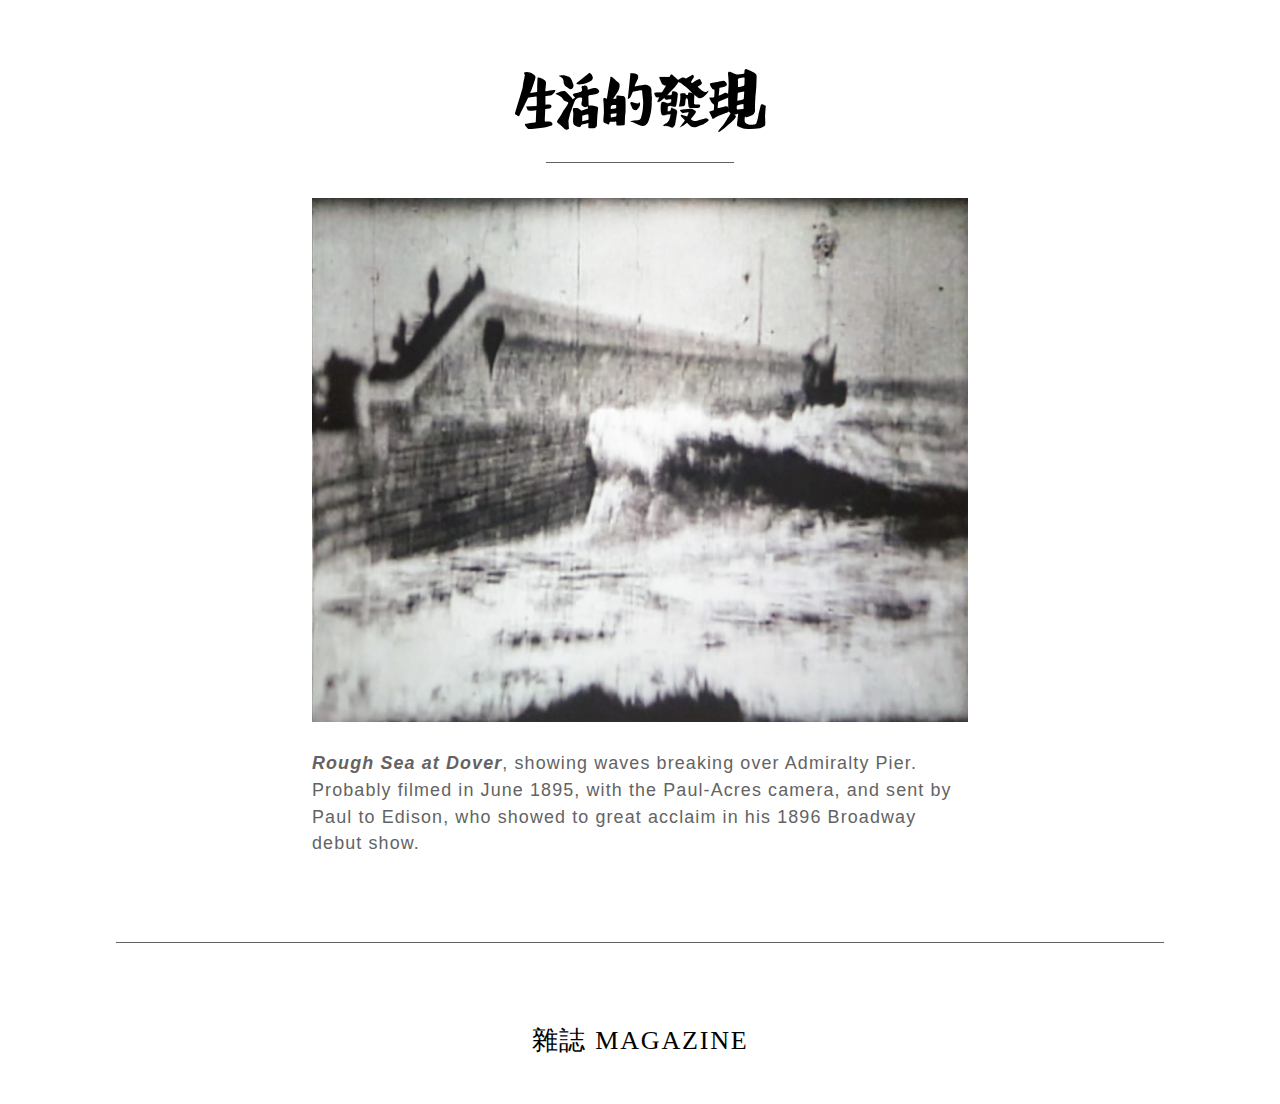
<file: index.html>
<!DOCTYPE html>
<html lang="en">
  <head>
    <meta charset="UTF-8" />
    <meta http-equiv="X-UA-Compatible" content="IE=edge" />
    <meta name="viewport" content="width=device-width, initial-scale=1.0" />
    <link rel="stylesheet" href="./css/index2.css" />
    <title>Re：從零開始的生活的發現</title>
  </head>
  <body>
    <div class="page-container">
      <div class="logo-head-container">
        <div class="logo-head">
          <img src="./image/logo.svg" alt="生活的發現logo" />
          <div class="logo-underline"></div>
        </div>
      </div>
      <div class="main-story">
        <div class="main-story-content">
          <img
            class="main-story-image"
            src="./image/main01.png"
            alt="Rough Sea at Dover"
          />
          <div class="main-story-text">
            <span class="main-story-artwork-title">Rough Sea at Dover</span>,
            showing waves breaking over Admiralty Pier. Probably filmed in June
            1895, with the Paul-Acres camera, and sent by Paul to Edison, who
            showed to great acclaim in his 1896 Broadway debut show.
          </div>
        </div>
      </div>
      <div class="block-separater-line"></div>
      <div class="page-section">
        <div class="page-section-title">雜誌 MAGAZINE</div>
      </div>
    </div>
  </body>
</html>
</file>
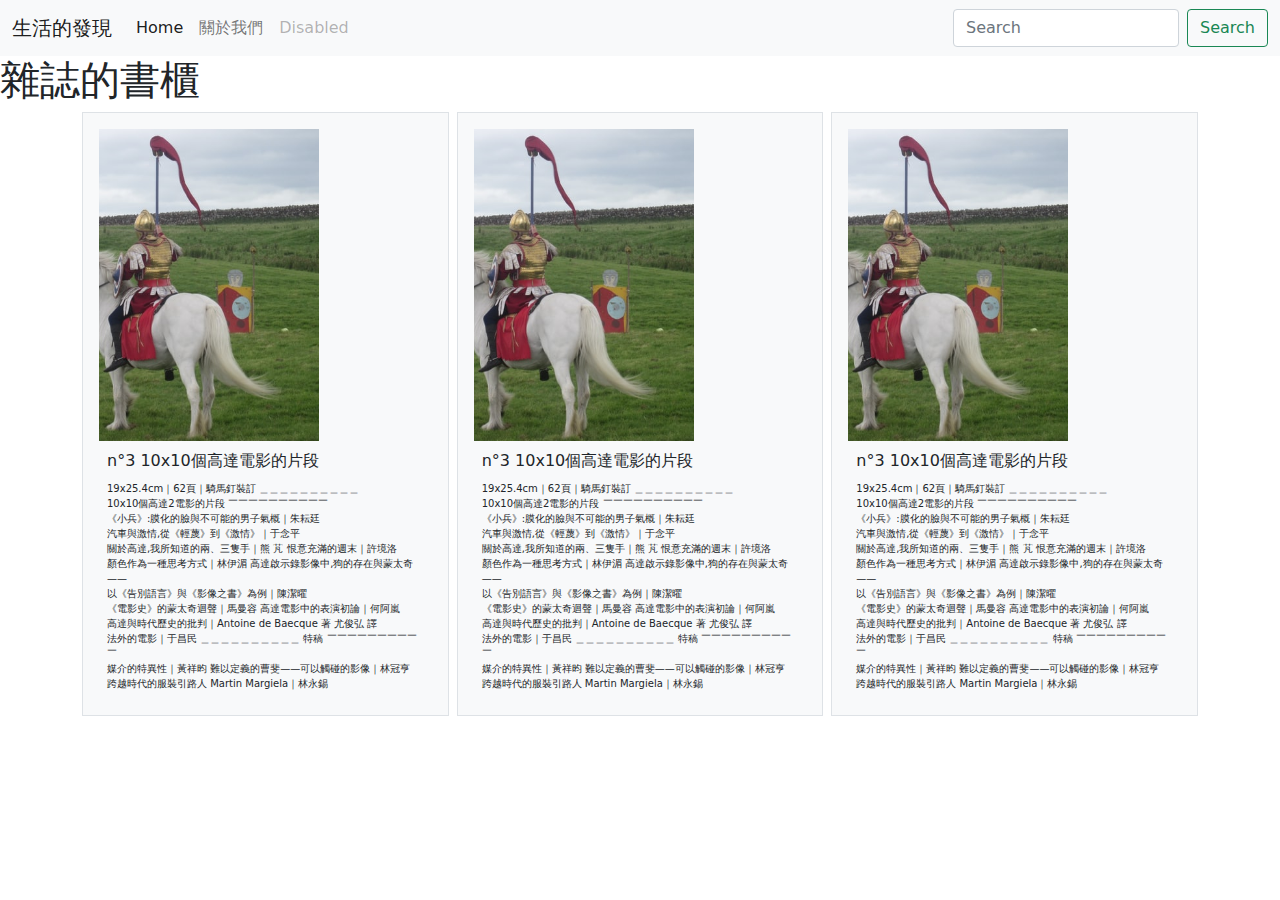
<file: index_.html>
<!DOCTYPE html>
<html lang="en">
  <head>
    <meta charset="UTF-8" />
    <meta http-equiv="X-UA-Compatible" content="IE=edge" />
    <meta name="viewport" content="width=device-width, initial-scale=1.0" />
    <link rel="stylesheet" href="./css/bootstrap.css" />
    <link rel="stylesheet" href="./css/index.css" />
    <title>Re：從零開始的生活的發現</title>
  </head>
  <body>
    <nav class="navbar navbar-expand-lg navbar-light bg-light">
      <div class="container-fluid">
        <a class="navbar-brand" href="#">生活的發現</a>
        <button
          class="navbar-toggler"
          type="button"
          data-bs-toggle="collapse"
          data-bs-target="#navbarSupportedContent"
          aria-controls="navbarSupportedContent"
          aria-expanded="false"
          aria-label="Toggle navigation"
        >
          <span class="navbar-toggler-icon"></span>
        </button>
        <div class="collapse navbar-collapse" id="navbarSupportedContent">
          <ul class="navbar-nav me-auto mb-2 mb-lg-0">
            <li class="nav-item">
              <a class="nav-link active" aria-current="page" href="#">Home</a>
            </li>
            <li class="nav-item">
              <a class="nav-link" href="./pages/about.html">關於我們</a>
            </li>
            <li class="nav-item">
              <a class="nav-link disabled">Disabled</a>
            </li>
          </ul>
          <form class="d-flex">
            <input
              class="form-control me-2"
              type="search"
              placeholder="Search"
              aria-label="Search"
            />
            <button class="btn btn-outline-success" type="submit">
              Search
            </button>
          </form>
        </div>
      </div>
    </nav>
    <h1>雜誌的書櫃</h1>
    <div class="container">
      <div class="row g-2">
        <div class="col-md-4">
          <div class="p-3 border bg-light book-card">
            <div class="book-card-image-frame">
              <img
                class="book-card-image"
                src="./image/cas-holmes-Z0z67PEJxIk-unsplash.jpg"
              />
            </div>
            <div class="book-title">n°3 10x10個高達電影的片段</div>
            <div class="book-description">
              19x25.4cm｜62頁｜騎馬釘裝訂 ＿＿＿＿＿＿＿＿＿＿<br />
              10x10個高達2電影的片段 ￣￣￣￣￣￣￣￣￣￣<br />
              《小兵》:膜化的臉與不可能的男子氣概｜朱耘廷<br />
              汽車與激情,從《輕蔑》到《激情》｜于念平<br />
              關於高達,我所知道的兩、三隻手｜熊 芃 恨意充滿的週末｜許境洛<br />
              顏色作為一種思考方式｜林伊湄
              高達啟示錄影像中,狗的存在與蒙太奇——<br />
              以《告別語言》與《影像之書》為例｜陳潔曜<br />
              《電影史》的蒙太奇迴聲｜馬曼容 高達電影中的表演初論｜何阿嵐<br />
              高達與時代歷史的批判｜Antoine de Baecque 著 尤俊弘 譯<br />
              法外的電影｜于昌民 ＿＿＿＿＿＿＿＿＿＿ 特稿
              ￣￣￣￣￣￣￣￣￣￣<br />
              媒介的特異性｜黃祥昀 難以定義的曹斐——可以觸碰的影像｜林冠亨<br />
              跨越時代的服裝引路人 Martin Margiela｜林永錫<br />
            </div>
          </div>
        </div>
        <div class="col-md-4">
          <div class="p-3 border bg-light book-card">
            <div class="book-card-image-frame">
              <img
                class="book-card-image"
                src="./image/cas-holmes-Z0z67PEJxIk-unsplash.jpg"
              />
            </div>
            <div class="book-title">n°3 10x10個高達電影的片段</div>
            <div class="book-description">
              19x25.4cm｜62頁｜騎馬釘裝訂 ＿＿＿＿＿＿＿＿＿＿<br />
              10x10個高達2電影的片段 ￣￣￣￣￣￣￣￣￣￣<br />
              《小兵》:膜化的臉與不可能的男子氣概｜朱耘廷<br />
              汽車與激情,從《輕蔑》到《激情》｜于念平<br />
              關於高達,我所知道的兩、三隻手｜熊 芃 恨意充滿的週末｜許境洛<br />
              顏色作為一種思考方式｜林伊湄
              高達啟示錄影像中,狗的存在與蒙太奇——<br />
              以《告別語言》與《影像之書》為例｜陳潔曜<br />
              《電影史》的蒙太奇迴聲｜馬曼容 高達電影中的表演初論｜何阿嵐<br />
              高達與時代歷史的批判｜Antoine de Baecque 著 尤俊弘 譯<br />
              法外的電影｜于昌民 ＿＿＿＿＿＿＿＿＿＿ 特稿
              ￣￣￣￣￣￣￣￣￣￣<br />
              媒介的特異性｜黃祥昀 難以定義的曹斐——可以觸碰的影像｜林冠亨<br />
              跨越時代的服裝引路人 Martin Margiela｜林永錫<br />
            </div>
          </div>
        </div>
        <div class="col-md-4">
          <div class="p-3 border bg-light book-card">
            <div class="book-card-image-frame">
              <img
                class="book-card-image"
                src="./image/cas-holmes-Z0z67PEJxIk-unsplash.jpg"
              />
            </div>
            <div class="book-title">n°3 10x10個高達電影的片段</div>
            <div class="book-description">
              19x25.4cm｜62頁｜騎馬釘裝訂 ＿＿＿＿＿＿＿＿＿＿<br />
              10x10個高達2電影的片段 ￣￣￣￣￣￣￣￣￣￣<br />
              《小兵》:膜化的臉與不可能的男子氣概｜朱耘廷<br />
              汽車與激情,從《輕蔑》到《激情》｜于念平<br />
              關於高達,我所知道的兩、三隻手｜熊 芃 恨意充滿的週末｜許境洛<br />
              顏色作為一種思考方式｜林伊湄
              高達啟示錄影像中,狗的存在與蒙太奇——<br />
              以《告別語言》與《影像之書》為例｜陳潔曜<br />
              《電影史》的蒙太奇迴聲｜馬曼容 高達電影中的表演初論｜何阿嵐<br />
              高達與時代歷史的批判｜Antoine de Baecque 著 尤俊弘 譯<br />
              法外的電影｜于昌民 ＿＿＿＿＿＿＿＿＿＿ 特稿
              ￣￣￣￣￣￣￣￣￣￣<br />
              媒介的特異性｜黃祥昀 難以定義的曹斐——可以觸碰的影像｜林冠亨<br />
              跨越時代的服裝引路人 Martin Margiela｜林永錫<br />
            </div>
          </div>
        </div>
      </div>
    </div>

    <script src="./js/bootstrap.js"></script>
  </body>
</html>
</file>
<file: css/index2.css>
body {
  font-family: "HelveticaNeue", "Noto Sans", "Helvetica Neue", Helvetica, Arial,
    sans-serif;
}

.page-container {
  /* display: flex;
  flex-direction: column; */
  margin: 0 6.75rem;
}

.logo-head-container {
  display: flex;
  justify-content: center;

  margin-top: 4.3rem;
  margin-bottom: 2.2rem;
}

.logo-head {
  display: flex;
  flex-direction: column;
}

.logo-underline {
  width: 11.8rem;
  height: 1px;
  border-bottom: 1px solid #636363;
  margin-top: 1.8rem;
  align-self: center;
}

.main-story {
  display: flex;
  justify-content: center;
}

.main-story-content {
  display: flex;
  flex-direction: column;
  max-width: 41rem;
}

.main-story-image {
  width: 100%;
  align-self: center;
  margin-bottom: 1.75rem;
}

.main-story-text {
  font-size: 1.12rem;
  letter-spacing: 0.07rem;
  color: #636363;
  line-height: 150%;

  margin-bottom: 2.63rem;
}

.main-story-artwork-title {
  color: #636363;
  font-weight: bold;
  font-style: italic;
}

.block-separater-line {
  width: 100%;
  height: 1px;
  border-bottom: 1px solid #636363;
  align-self: center;
  /* position: absolute; */
  margin-top: 2.63rem;
  margin-bottom: 2.63rem;
}

.page-section {
  display: flex;
  justify-content: center;
}

.page-section-title {
  font-family: Noto Serif TC;
  font-style: normal;
  font-weight: 500;
  font-size: 1.63rem;
  line-height: 1.63rem;
  letter-spacing: 0.11rem;

  color: #000000;

  margin-top: 2.63rem;
  margin-bottom: 2.63rem;
}
</file>
<file: css/index.css>
.book-card {
  background-color: #efefef;
  /* height: 400px; */
}

.book-card-image-frame {
  max-width: 220px;
  max-height: 312px;
  overflow: hidden;
}

.book-card-image {
  max-height: 312px;
  transform: translate(-33%, 0);
}

.book-title {
  font-size: medium;
  margin: 0.5rem;
}

.book-description {
  font-size: x-small;
  margin: 0.5rem;
}
</file>
